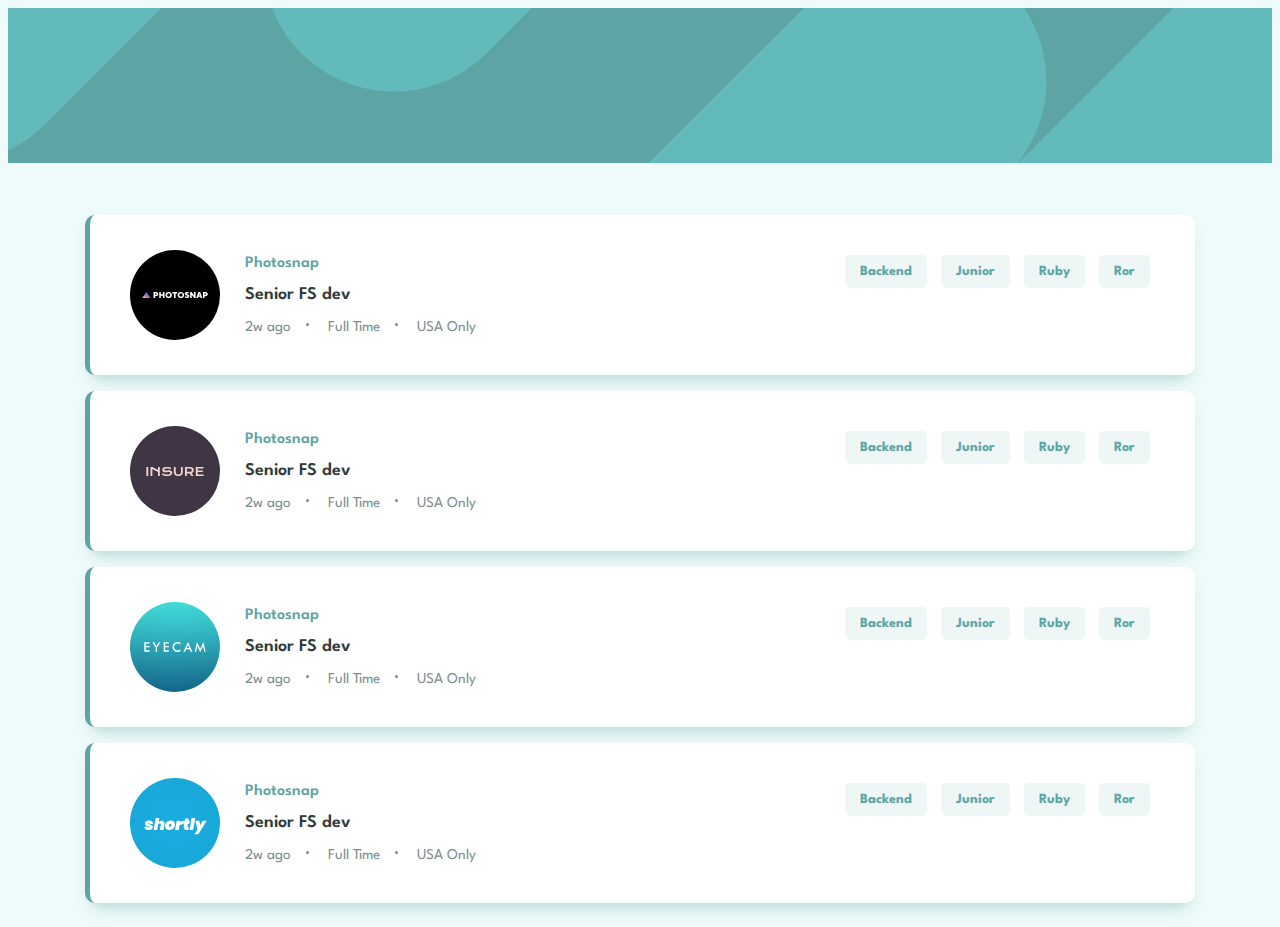
<file: index.html>
<!DOCTYPE html>
<html lang="en">
<head>
  <meta charset="UTF-8">
  <meta name="viewport" content="width=device-width, initial-scale=1.0"> <!-- displays site properly based on user's device -->

  <link rel="icon" type="image/png" sizes="32x32" href="./images/favicon-32x32.png">
  <link rel="stylesheet" type="text/css" href="./styles/style1.css">
  <title>Job Listings</title>

  
  <link href="https://fonts.googleapis.com/css2?family=Spartan:wght@500;700&display=swap" rel="stylesheet">
 
  <style>
    .attribution { font-size: 11px; text-align: center; }
    .attribution a { color: hsl(228, 45%, 44%); }
  </style>
</head>
<body>
    <!----------------------------- header ---------------------------->
    <header class="header">
    </header>
    
    <!-------------------------------Search------------------------- -->
<!-- Item Start -->
  <div class="container">
<div class="jobs">
         <ul class="jobList">
     
            <li>
                <div class="jobs_item">
                <img src="./images/photosnap.svg" alt="" class="jobs_img-mobile">
                <div class="jobs__column jobs__column--left">
                    <img src="./images/photosnap.svg" alt="" class="jobs_img">
                    <div class="jobs_info">
                        <span class="jobs_company">Photosnap</span>
                        <span class="jobs_title">Senior FS dev</span>
                        
                        <ul class="jobs_details">
                            <li class="jobs_details-items">2w ago</li>
                            <li class="jobs_details-items">Full Time</li>
                            <li class="jobs_details-items">USA Only</li>
                        </ul>
                        <span class="line"></span>
                    </div>
                </div>
                <div clas="jobs__column jobs__column--right" 
                    style="margin-left: 30px"
                >
                   <span class="tag">
                       Backend
                   </span>
                   <span class="tag">
                    Junior
                </span>
                <span class="tag">
                    Ruby
                </span>
                <span class="tag">
                    Ror
                </span>
                </div>
            </li>

     
            <li>
                <div class="jobs_item">
                <img src="./images/insure.svg" alt="" class="jobs_img-mobile">
                <div class="jobs__column jobs__column--left">
                    <img src="./images/insure.svg" alt="" class="jobs_img">
                    <div class="jobs_info">
                        <span class="jobs_company">Photosnap</span>
                        <span class="jobs_title">Senior FS dev</span>
                        
                        <ul class="jobs_details">
                            <li class="jobs_details-items">2w ago</li>
                            <li class="jobs_details-items">Full Time</li>
                            <li class="jobs_details-items">USA Only</li>
                        </ul>
                        <span class="line"></span>
                    </div>
                </div>
                <div clas="jobs__column jobs__column--right"
                    style="margin-left: 30px"
                >
                   <span class="tag">
                       Backend
                   </span>
                   <span class="tag">
                    Junior
                </span>
                <span class="tag">
                    Ruby
                </span>
                <span class="tag">
                    Ror
                </span>
                </div>
            </li>

     
            <li>
                <div class="jobs_item">
                <img src="./images/eyecam-co.svg" alt="" class="jobs_img-mobile">
                <div class="jobs__column jobs__column--left">
                    <img src="./images/eyecam-co.svg" alt="" class="jobs_img">
                    <div class="jobs_info">
                        <span class="jobs_company">Photosnap</span>
                        <span class="jobs_title">Senior FS dev</span>
                        
                        <ul class="jobs_details">
                            <li class="jobs_details-items">2w ago</li>
                            <li class="jobs_details-items">Full Time</li>
                            <li class="jobs_details-items">USA Only</li>
                        </ul>
                        <span class="line"></span>
                    </div>
                </div>
                <div clas="jobs__column jobs__column--right"
                    style="margin-left: 30px"
                >
                   <span class="tag">
                       Backend
                   </span>
                   <span class="tag">
                    Junior
                </span>
                <span class="tag">
                    Ruby
                </span>
                <span class="tag">
                    Ror
                </span>
                </div>
            </li>
     
            <li>
                <div class="jobs_item">
                <img src="./images/shortly.svg" alt="" class="jobs_img-mobile">
                <div class="jobs__column jobs__column--left">
                    <img src="./images/shortly.svg" alt="" class="jobs_img">
                    <div class="jobs_info">
                        <span class="jobs_company">Photosnap</span>
                        <span class="jobs_title">Senior FS dev</span>
                        
                        <ul class="jobs_details">
                            <li class="jobs_details-items">2w ago</li>
                            <li class="jobs_details-items">Full Time</li>
                            <li class="jobs_details-items">USA Only</li>
                        </ul>
                        <span class="line"></span>
                    </div>
                </div>
                <div clas="jobs__column jobs__column--right"
                    style="margin-left: 30px"
                >
                   <span class="tag">
                       Backend
                   </span>
                   <span class="tag">
                    Junior
                </span>
                <span class="tag">
                    Ruby
                </span>
                <span class="tag">
                    Ror
                </span>
                </div>
            </li>


  </div>
</body>
</html>
</file>
<file: styles/style1.css>
:root
{
    --highlight-text-color:#5da4a4;
}

body
{
    background-color: hsl(180, 52%, 96%);
    font-family: 'Spartan',sans-serif;
}
.header
{
    width:100%;
    height:155px;
    background-size: cover;
    background-position:center ;
    background-color: var(--highlight-text-color);
    background-image: url("../images/bgheader.svg");
}
.container
{
max-width: 1110px;
width: auto;
display: block;
margin: 0 auto;
padding: 0 40px;
}

@media only screen and (max-width: 600px) 
{
    .container
    {
        padding: 0 10px;
        
    }
}
.search
{
    width: 100%;
    height: auto;
    min-height: 70px;
    background-color: white;
    border-radius: 10px;
    box-shadow: 0px 10px 16px -8px rgba(93,164,164,0.5);
    padding: 20px 40px ;
    box-sizing: border-box;
    margin-top: -36px;
    opacity: 1;
    display: flex;
    justify-content: space-between;

}

@media only screen and (max-width: 600px) 
{
    .search
    {
        display:none;
        
    }
}
.search_clear
{
    margin-left: 50px;
    background-color: transparent;
    border: none;
    font-size :14px;
    color:var(--highlight-text-color);
    font-weight: 700;
    outline: none;
    cursor: pointer;

}
.search_clear:hover
{
    text-decoration: underline ;
}

.jobs
{
    margin-top: 36px;
    width: 100%;
    height: auto;
    display: grid;
    grid-row-gap:25px;
    

}
.jobs_item
{
    width: 100%;
    height: auto;
    padding: 35px 40px;
    background-color: white;
    border-radius: 10px;
    box-shadow: 0px 10px 16px -8px rgba(93,164,164,0.5);
    box-sizing: border-box;
    display:flex;
    justify-content: space-between;
    margin: 1rem 0;
    border-left: 5px solid #5da4a4;
}
@media only screen and (max-width: 600px) 
{

    .jobs_item
    {
        display:grid;
        margin: 2rem 0;
        padding:25px 5px;
        
    }
}

.jobs__column
{
    display: flex;
    align-items: center;
}
@media only screen and (min-width: 700px)
{
    .jobs__column--right
    {
        display:none;
    }   
}

.jobs_img-mobile
{
    height: 46px;
    width: 46px;
    margin-top: -50px;
}
@media only screen and (min-width: 601px)
{
    .jobs_img-mobile
    {
        display:none;
        
    }
}

.jobs_img
{
    width: 90px;
    height: auto;
}
@media only screen and (max-width: 600px) 
{
    .jobs_img
    {
        display: none;
    }
}

.jobs_info
{
    margin-left: 25px;
    width: auto;
    
}
@media only screen and (max-width: 600px) 
{
    .jobs_info
    {
        margin-left: 5px;
        width: auto;
        
    }
}
.jobs_company
{
    color:var(--highlight-text-color);
    font: size 14px;
    display: block;
    font-weight: 600;
    margin-bottom: 15px;
}
.jobs_title
{
    color:hsl(180, 14%, 20%);
    font-size: 18px;
    font-weight: 600;
    display: block;
    margin-bottom: 15px;
}

.jobs_details
{
    margin: 0;
    padding: 0;
    
    
}

.jobs_details-items
{
    display: inline-block;
    color: hsl(180, 8%, 52%);
    font-size: 15px ;   
}
@media only screen and (max-width: 600px) 
{
    .jobs_details-items
    {
        font-size: 13px;
        
    }
}

.jobs_details-items::after
{
    content: "";
    width: 3px;
    height: 3px;
    border-radius: 3px;
    background-color: hsl(180, 8%, 52%);
    display: inline-block;
    margin: 5px 15px;
    
    
}
@media only screen and (max-width: 600px) 
{
    .jobs_details-items::after
    {
        display: none;
    }
}


.jobs_details-items:last-child::after
{
    display: none;
}
.line
{
    border-bottom: 2px solid #ccc;
    display: block;
    height: 5px;
    padding:
}
@media only screen and (min-width: 601px)
{
    .line
    {
        display:none;
    }
}

.tag, .close-tag
{
    display: inline-block;
    width: auto;
    height: auto;
    padding: 10px 15px;
    border-radius: 5px;
    background-color: hsl(180, 31%, 95%);
    font-weight: 700;
    font-size: 14px;
    color: var(--highlight-text-color);
    margin: 5px;
    cursor: pointer;
    transition: background-color 0.2s;
    position: relative;
}
.close-tag
{
    padding-right:45px ;
}
.close-tag::after
{
    content:"";
    display: block;
    width:30px;
    height: 100%;
    border-radius: 5px;
    background-color: var(--highlight-text-color);
    position: absolute;
    right: 0;
    top: 0;
    background-image: url('./icon-remove.svg');
    background-position: center;
    background-repeat: no-repeat;
    background-size: 15px;
    border-top-right-radius:5px ;
    border-bottom-right-radius: 5px;
}

.tag:hover
{
    background-color: var(--highlight-text-color);
    color: white;
}

.close-tag:hover::after
{
    background-color: hsl(180, 14%, 20%);
}

.jobList
{
    margin: 0;
    padding: 0;
    list-style-type: none;
    
}
</file>
